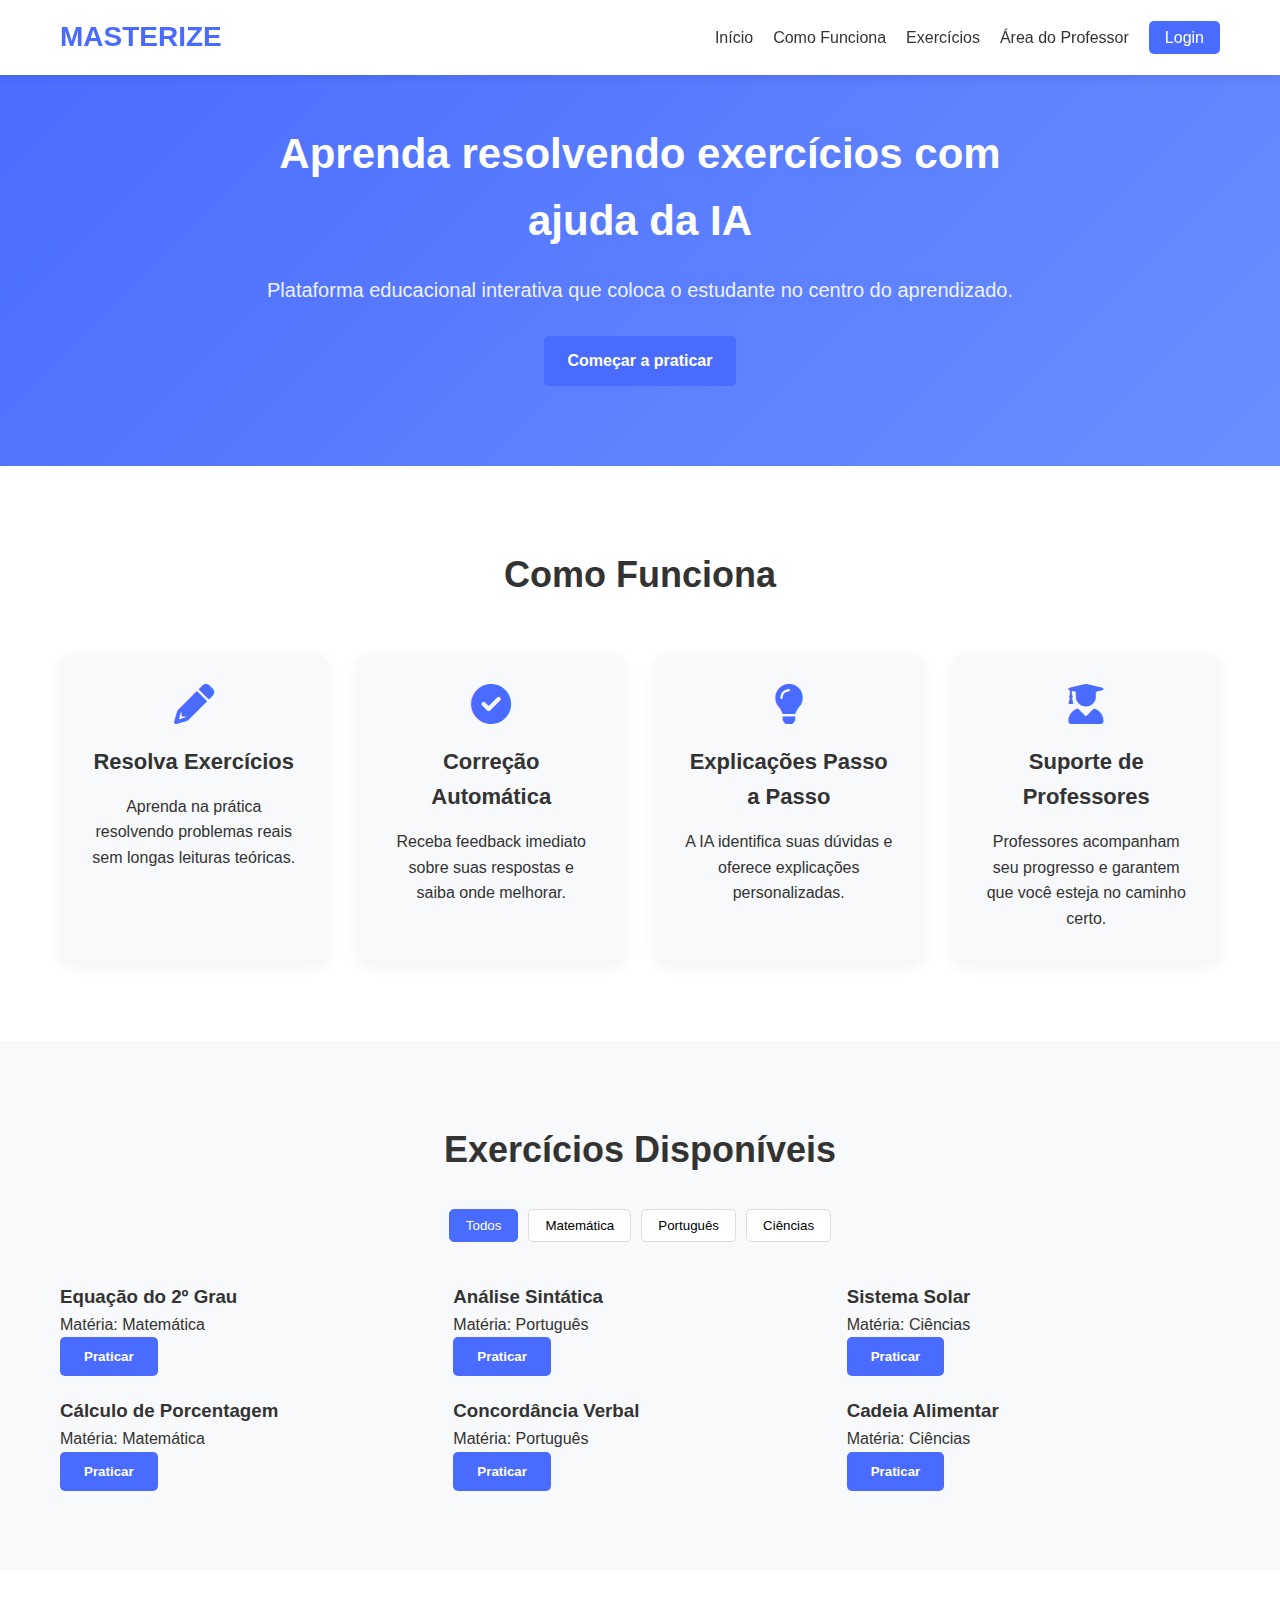
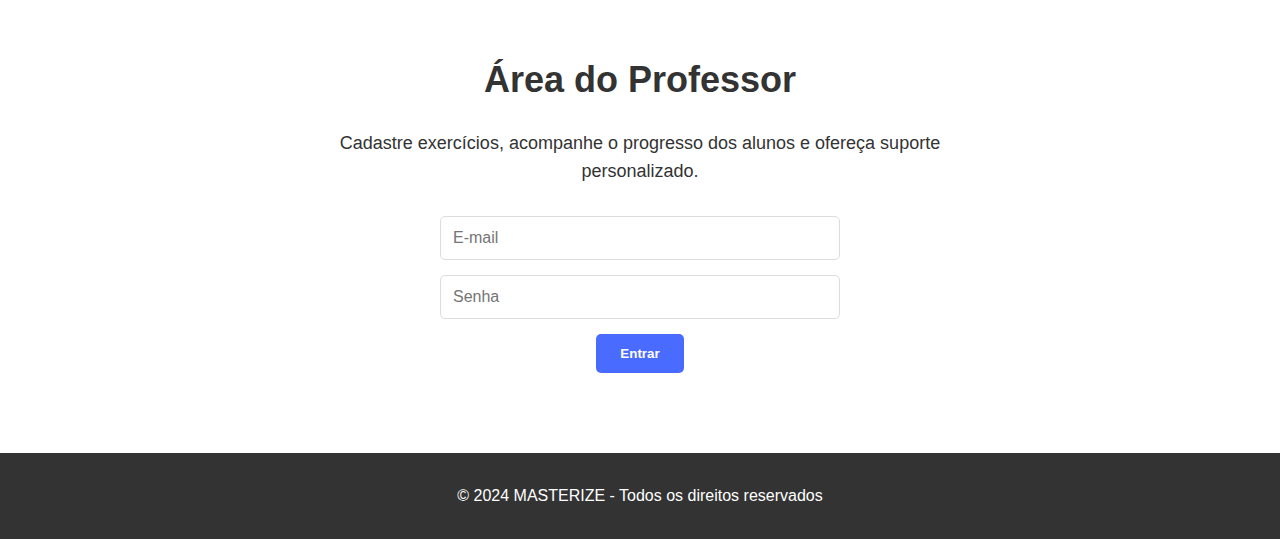
<file: index.html>
<!DOCTYPE html>
<html lang="pt-BR">
<head>
  <meta charset="UTF-8">
  <meta name="viewport" content="width=device-width, initial-scale=1.0">
  <title>MASTERIZE - Aprenda na Prática</title>
  <link rel="stylesheet" href="style.css">
  <link rel="stylesheet" href="https://cdnjs.cloudflare.com/ajax/libs/font-awesome/6.0.0-beta3/css/all.min.css">
</head>
<body>
  <header>
    <div class="container">
      <h1>MASTERIZE</h1>
      <nav>
        <ul>
          <li><a href="#inicio">Início</a></li>
          <li><a href="#como-funciona">Como Funciona</a></li>
          <li><a href="#exercicios">Exercícios</a></li>
          <li><a href="#area-professor">Área do Professor</a></li>
          <li><a href="#login" class="btn-login">Login</a></li>
        </ul>
      </nav>
    </div>
  </header>

  <section id="inicio" class="hero">
    <div class="container">
      <div class="hero-content">
        <h2>Aprenda resolvendo exercícios com ajuda da IA</h2>
        <p>Plataforma educacional interativa que coloca o estudante no centro do aprendizado.</p>
        <a href="#exercicios" class="btn-primary">Começar a praticar</a>
      </div>
    </div>
  </section>

  <section id="como-funciona" class="features">
    <div class="container">
      <h2>Como Funciona</h2>
      <div class="features-grid">
        <div class="feature-card">
          <i class="fas fa-pencil-alt"></i>
          <h3>Resolva Exercícios</h3>
          <p>Aprenda na prática resolvendo problemas reais sem longas leituras teóricas.</p>
        </div>
        <div class="feature-card">
          <i class="fas fa-check-circle"></i>
          <h3>Correção Automática</h3>
          <p>Receba feedback imediato sobre suas respostas e saiba onde melhorar.</p>
        </div>
        <div class="feature-card">
          <i class="fas fa-lightbulb"></i>
          <h3>Explicações Passo a Passo</h3>
          <p>A IA identifica suas dúvidas e oferece explicações personalizadas.</p>
        </div>
        <div class="feature-card">
          <i class="fas fa-user-graduate"></i>
          <h3>Suporte de Professores</h3>
          <p>Professores acompanham seu progresso e garantem que você esteja no caminho certo.</p>
        </div>
      </div>
    </div>
  </section>

  <section id="exercicios" class="exercises">
    <div class="container">
      <h2>Exercícios Disponíveis</h2>
      <div class="subject-filter">
        <button class="filter-btn active" data-subject="todos">Todos</button>
        <button class="filter-btn" data-subject="matematica">Matemática</button>
        <button class="filter-btn" data-subject="portugues">Português</button>
        <button class="filter-btn" data-subject="ciencias">Ciências</button>
      </div>
      <div class="exercises-grid">
        <!-- Os exercícios serão carregados dinamicamente via JavaScript -->
      </div>
    </div>
  </section>

  <section id="exercise-modal" class="modal">
    <div class="modal-content">
      <span class="close-modal">&times;</span>
      <h2 id="exercise-title">Título do Exercício</h2>
      <div id="exercise-description"></div>
      <div id="exercise-interaction">
        <textarea id="user-answer" placeholder="Digite sua resposta aqui..."></textarea>
        <button id="submit-answer" class="btn-primary">Enviar Resposta</button>
      </div>
      <div id="answer-feedback" class="hidden">
        <div id="feedback-content"></div>
        <button id="request-help" class="btn-secondary">Preciso de Ajuda</button>
      </div>
      <div id="ai-help" class="chat-container hidden">
        <div id="chat-box" class="chat-box"></div>
        <div class="chat-input">
          <input type="text" id="user-input" placeholder="Faça uma pergunta sobre o exercício...">
          <button id="send-btn">Enviar</button>
        </div>
      </div>
    </div>
  </section>

  <section id="area-professor" class="teacher-area">
    <div class="container">
      <h2>Área do Professor</h2>
      <p>Cadastre exercícios, acompanhe o progresso dos alunos e ofereça suporte personalizado.</p>
      <div class="login-form">
        <input type="email" placeholder="E-mail" id="teacher-email">
        <input type="password" placeholder="Senha" id="teacher-password">
        <button class="btn-primary" id="teacher-login">Entrar</button>
      </div>
    </div>
  </section>

  <footer>
    <div class="container">
      <p>&copy; 2024 MASTERIZE - Todos os direitos reservados</p>
    </div>
  </footer>
  
  <script src="script.js"></script>
</body>
</html>
</file>
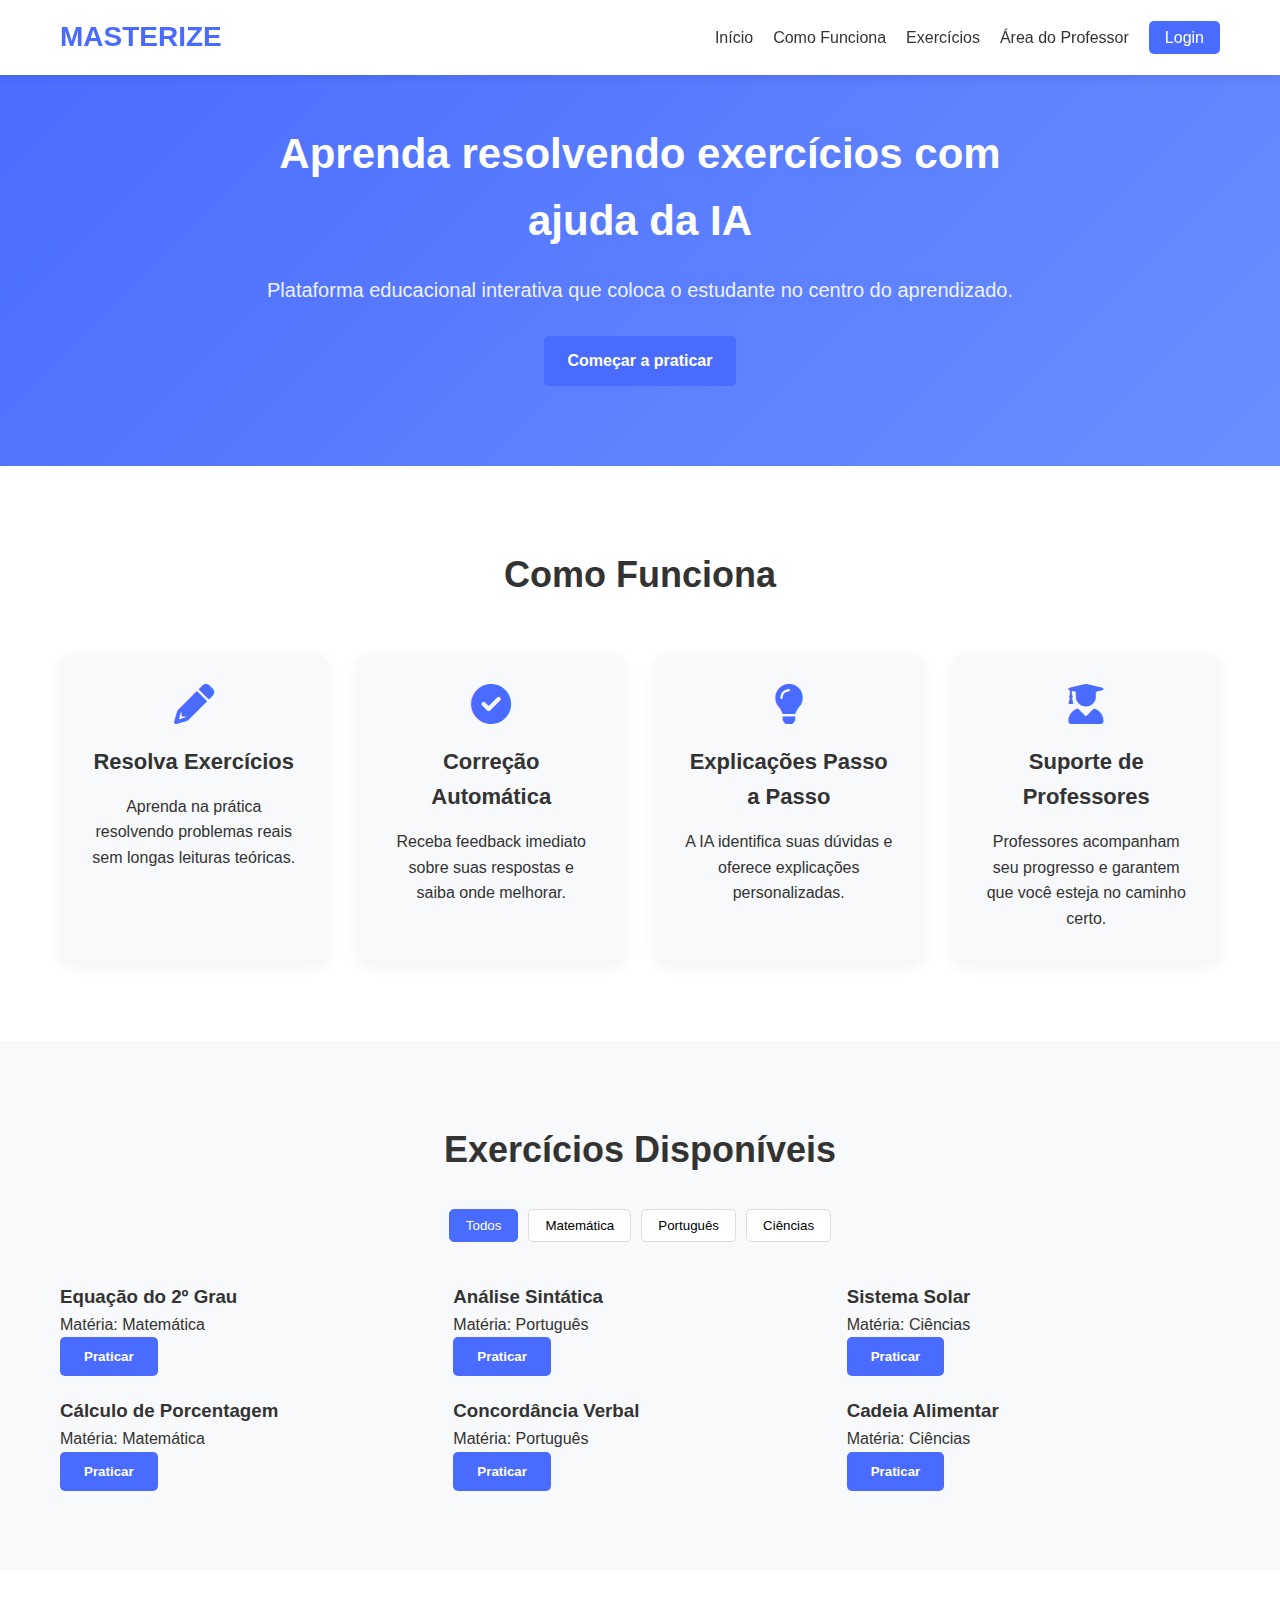
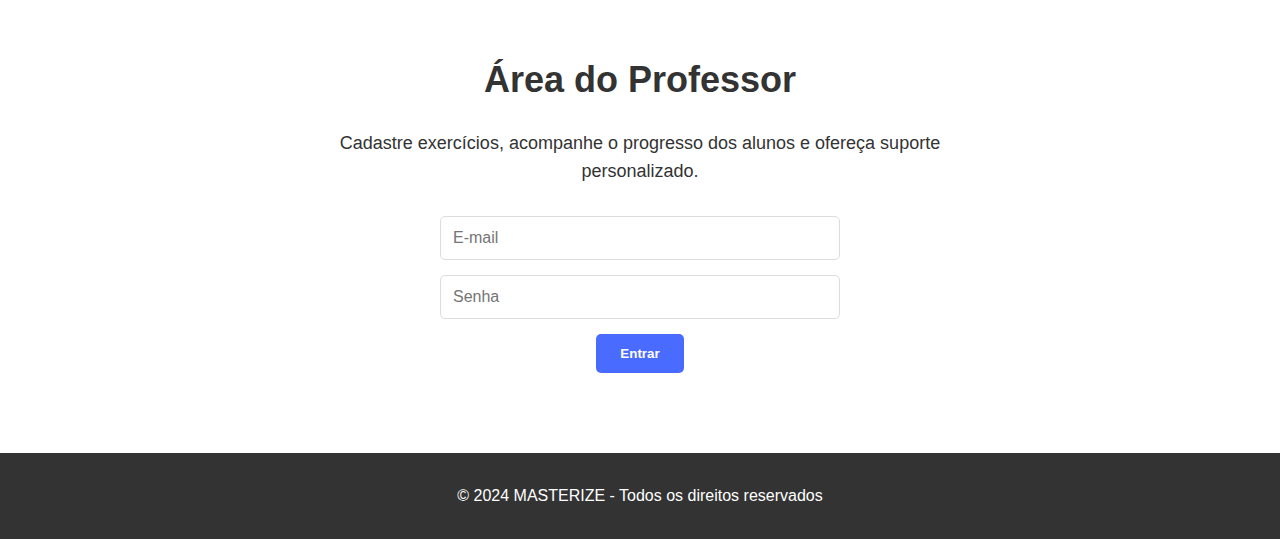
<file: professor.html>
<!DOCTYPE html>
<html lang="pt-br">
<head>
  <meta charset="UTF-8">
  <meta name="viewport" content="width=device-width, initial-scale=1.0">
  <title>MASTERIZE - Área do Professor</title>
  <link rel="stylesheet" href="style.css">
  <link rel="stylesheet" href="https://cdnjs.cloudflare.com/ajax/libs/font-awesome/5.15.3/css/all.min.css">
  <style>
    /* Estilos específicos para área do professor */
    .dashboard-cards {
      display: flex;
      gap: 20px;
      margin-bottom: 30px;
    }
    
    .dashboard-card {
      flex: 1;
      background-color: #f5f5f5;
      border-radius: 8px;
      padding: 20px;
      box-shadow: 0 2px 4px rgba(0,0,0,0.1);
      text-align: center;
    }
    
    .big-number {
      font-size: 2.5rem;
      font-weight: bold;
      color: #4a6de5;
    }
    
    .teacher-tabs {
      display: flex;
      margin-bottom: 20px;
      border-bottom: 1px solid #ddd;
    }
    
    .tab-btn {
      padding: 10px 20px;
      background: none;
      border: none;
      cursor: pointer;
      font-size: 1rem;
      font-weight: 500;
    }
    
    .tab-btn.active {
      border-bottom: 3px solid #4a6de5;
      color: #4a6de5;
    }
    
    .tab-content {
      display: none;
    }
    
    .tab-content.active {
      display: block;
    }
    
    .exercises-table {
      width: 100%;
      overflow-x: auto;
    }
    
    table {
      width: 100%;
      border-collapse: collapse;
    }
    
    th, td {
      padding: 12px 15px;
      text-align: left;
      border-bottom: 1px solid #ddd;
    }
    
    th {
      background-color: #f5f5f5;
    }
    
    .action-bar {
      margin-bottom: 20px;
    }
    
    .student-card {
      background-color: #f5f5f5;
      border-radius: 8px;
      padding: 15px;
      margin-bottom: 15px;
    }
    
    .progress-bar {
      height: 20px;
      background-color: #e0e0e0;
      border-radius: 10px;
      margin: 10px 0;
      position: relative;
    }
    
    .progress {
      height: 100%;
      background-color: #4a6de5;
      border-radius: 10px;
    }
  </style>
</head>
<body>
  <!-- Header -->
  <header>
    <div class="container">
      <div class="logo">
        <h1>MASTERIZE</h1>
        <span class="tagline">Área do Professor</span>
      </div>
      <nav>
        <ul>
          <li><a href="index.html">Página Inicial</a></li>
        </ul>
      </nav>
      <div class="user-area">
        <div id="user-profile">
          <span id="user-name">Professor</span>
          <span id="user-type-badge" class="teacher-badge">Professor</span>
        </div>
        <button id="logout-btn" class="btn-secondary">Sair</button>
      </div>
    </div>
  </header>

  <!-- Conteúdo Principal -->
  <main>
    <div class="container">
      <h2>Painel do Professor</h2>
      
      <!-- Tabs de Navegação -->
      <div class="teacher-tabs">
        <button class="tab-btn active" data-tab="resumo">Resumo</button>
        <button class="tab-btn" data-tab="exercicios">Exercícios</button>
        <button class="tab-btn" data-tab="alunos">Alunos</button>
      </div>
      
      <!-- Tab Resumo -->
      <div id="resumo" class="tab-content active">
        <div class="dashboard-cards">
          <div class="dashboard-card">
            <h3>Exercícios</h3>
            <p class="big-number" id="total-exercicios">0</p>
          </div>
          <div class="dashboard-card">
            <h3>Alunos</h3>
            <p class="big-number" id="total-alunos">0</p>
          </div>
          <div class="dashboard-card">
            <h3>Taxa de Conclusão</h3>
            <p class="big-number" id="taxa-conclusao">0%</p>
          </div>
        </div>
        
        <h3>Atividade Recente</h3>
        <ul id="recent-activity-list">
          <!-- Preenchido via JavaScript -->
          <li>Nenhuma atividade recente</li>
        </ul>
      </div>
      
      <!-- Tab Exercícios -->
      <div id="exercicios" class="tab-content">
        <div class="action-bar">
          <button id="add-exercise-btn" class="btn-primary">
            <i class="fas fa-plus"></i> Novo Exercício
          </button>
          
          <select id="filter-subject" style="margin-left: 10px;">
            <option value="todos">Todas as Matérias</option>
            <option value="matematica">Matemática</option>
            <option value="portugues">Português</option>
            <option value="ciencias">Ciências</option>
          </select>
        </div>
        
        <div class="exercises-table">
          <table>
            <thead>
              <tr>
                <th>ID</th>
                <th>Título</th>
                <th>Matéria</th>
                <th>Ações</th>
              </tr>
            </thead>
            <tbody id="exercises-list">
              <!-- Preenchido via JavaScript -->
              <tr>
                <td colspan="4">Carregando exercícios...</td>
              </tr>
            </tbody>
          </table>
        </div>
      </div>
      
      <!-- Tab Alunos -->
      <div id="alunos" class="tab-content">
        <h3>Lista de Alunos</h3>
        <div id="student-list">
          <!-- Preenchido via JavaScript -->
          <p>Carregando lista de alunos...</p>
        </div>
      </div>
    </div>
  </main>

  <!-- Modal de Novo Exercício -->
  <div id="new-exercise-modal" class="modal">
    <div class="modal-content">
      <span class="close-modal">&times;</span>
      <h2>Novo Exercício</h2>
      
      <form id="new-exercise-form">
        <div class="form-group">
          <label for="exercise-title-input">Título:</label>
          <input type="text" id="exercise-title-input" required>
        </div>
        
        <div class="form-group">
          <label for="exercise-subject">Matéria:</label>
          <select id="exercise-subject" required>
            <option value="matematica">Matemática</option>
            <option value="portugues">Português</option>
            <option value="ciencias">Ciências</option>
          </select>
        </div>
        
        <div class="form-group">
          <label for="exercise-description-input">Descrição/Pergunta:</label>
          <textarea id="exercise-description-input" rows="4" required></textarea>
        </div>
        
        <div class="form-group">
          <label for="exercise-answer">Resposta Correta:</label>
          <textarea id="exercise-answer" rows="2" required></textarea>
        </div>
        
        <div class="form-group">
          <label for="exercise-explanation">Explicação:</label>
          <textarea id="exercise-explanation" rows="4" required></textarea>
        </div>
        
        <button type="submit" class="btn-primary">Adicionar Exercício</button>
      </form>
    </div>
  </div>

  <!-- Footer -->
  <footer>
    <div class="container">
      <p>&copy; 2023 MASTERIZE - Plataforma Educacional</p>
    </div>
  </footer>

  <script src="script.js"></script>
  <script>
    // Script específico para a área do professor
    document.addEventListener('DOMContentLoaded', () => {
      // Verificar se o usuário está logado como professor
      checkTeacherLogin();
      
      // Configurar tabs
      setupTabs();
      
      // Carregar dados iniciais
      loadDashboardData();
      loadExercisesList();
      loadStudentsList();
      
      // Configurar modal de novo exercício
      setupNewExerciseModal();
    });
    
    // Verificar login do professor
    function checkTeacherLogin() {
      const savedUser = localStorage.getItem('currentUser');
      const savedMode = localStorage.getItem('currentMode');
      
      if (!savedUser || savedMode !== 'teacher') {
        // Redirecionar para página de login
        alert('Você precisa estar logado como professor para acessar esta página.');
        window.location.href = 'index.html';
      } else {
        // Atualizar nome do professor
        const user = JSON.parse(savedUser);
        document.getElementById('user-name').textContent = user.name;
      }
    }
    
    // Configurar tabs
    function setupTabs() {
      const tabButtons = document.querySelectorAll('.tab-btn');
      
      tabButtons.forEach(button => {
        button.addEventListener('click', () => {
          const tabId = button.getAttribute('data-tab');
          
          // Atualizar classe ativa nos botões
          tabButtons.forEach(btn => btn.classList.remove('active'));
          button.classList.add('active');
          
          // Mostrar conteúdo da tab selecionada
          document.querySelectorAll('.tab-content').forEach(content => {
            content.classList.remove('active');
          });
          document.getElementById(tabId).classList.add('active');
        });
      });
    }
    
    // Carregar dados do dashboard
    function loadDashboardData() {
      // Carregar dados do localStorage
      const exercisesDatabase = JSON.parse(localStorage.getItem('exercisesDatabase')) || [];
      const usersDatabase = JSON.parse(localStorage.getItem('usersDatabase')) || { students: [] };
      
      // Atualizar contadores
      document.getElementById('total-exercicios').textContent = exercisesDatabase.length;
      document.getElementById('total-alunos').textContent = usersDatabase.students.length;
      
      // Calcular taxa de conclusão
      let completedCount = 0;
      let totalCount = 0;
      
      usersDatabase.students.forEach(student => {
        if (student.progress) {
          student.progress.forEach(p => {
            totalCount++;
            if (p.completed) completedCount++;
          });
        }
      });
      
      const completionRate = totalCount > 0 ? Math.round((completedCount / totalCount) * 100) : 0;
      document.getElementById('taxa-conclusao').textContent = completionRate + '%';
    }
    
    // Carregar lista de exercícios
    function loadExercisesList() {
      const exercisesDatabase = JSON.parse(localStorage.getItem('exercisesDatabase')) || [];
      const exercisesList = document.getElementById('exercises-list');
      
      if (exercisesDatabase.length === 0) {
        exercisesList.innerHTML = '<tr><td colspan="4">Nenhum exercício cadastrado</td></tr>';
        return;
      }
      
      exercisesList.innerHTML = '';
      
      exercisesDatabase.forEach(exercise => {
        const row = document.createElement('tr');
        row.innerHTML = `
          <td>${exercise.id}</td>
          <td>${exercise.title}</td>
          <td>${getSubjectName(exercise.subject)}</td>
          <td>
            <button class="btn-small edit-exercise" data-id="${exercise.id}">
              <i class="fas fa-edit"></i>
            </button>
            <button class="btn-small delete-exercise" data-id="${exercise.id}">
              <i class="fas fa-trash"></i>
            </button>
          </td>
        `;
        exercisesList.appendChild(row);
      });
    }
    
    // Carregar lista de alunos
    function loadStudentsList() {
      const usersDatabase = JSON.parse(localStorage.getItem('usersDatabase')) || { students: [] };
      const studentList = document.getElementById('student-list');
      
      if (usersDatabase.students.length === 0) {
        studentList.innerHTML = '<p>Nenhum aluno cadastrado</p>';
        return;
      }
      
      studentList.innerHTML = '';
      
      usersDatabase.students.forEach(student => {
        const studentCard = document.createElement('div');
        studentCard.className = 'student-card';
        
        // Calcular estatísticas
        const exercisesDatabase = JSON.parse(localStorage.getItem('exercisesDatabase')) || [];
        const totalExercises = exercisesDatabase.length;
        const completedExercises = student.progress ? student.progress.filter(p => p.completed).length : 0;
        const completionRate = totalExercises > 0 ? Math.round((completedExercises / totalExercises) * 100) : 0;
        
        studentCard.innerHTML = `
          <h3>${student.name}</h3>
          <p>Email: ${student.email}</p>
          <div class="progress-bar">
            <div class="progress" style="width: ${completionRate}%"></div>
            <span>${completionRate}% concluído</span>
          </div>
          <p>Exercícios concluídos: ${completedExercises}/${totalExercises}</p>
        `;
        
        studentList.appendChild(studentCard);
      });
    }
    
    // Configurar modal de novo exercício
    function setupNewExerciseModal() {
      const modal = document.getElementById('new-exercise-modal');
      const addButton = document.getElementById('add-exercise-btn');
      const closeButton = modal.querySelector('.close-modal');
      const form = document.getElementById('new-exercise-form');
      
      // Abrir modal
      addButton.addEventListener('click', () => {
        modal.style.display = 'block';
      });
      
      // Fechar modal
      closeButton.addEventListener('click', () => {
        modal.style.display = 'none';
      });
      
      // Fechar ao clicar fora
      window.addEventListener('click', (e) => {
        if (e.target === modal) {
          modal.style.display = 'none';
        }
      });
      
      // Enviar formulário
      form.addEventListener('submit', (e) => {
        e.preventDefault();
        addNewExercise();
      });
    }
    
    // Adicionar novo exercício
    function addNewExercise() {
      const title = document.getElementById('exercise-title-input').value.trim();
      const subject = document.getElementById('exercise-subject').value;
      const description = document.getElementById('exercise-description-input').value.trim();
      const answer = document.getElementById('exercise-answer').value.trim();
      const explanation = document.getElementById('exercise-explanation').value.trim();
      
      if (!title || !description || !answer || !explanation) {
        alert('Por favor, preencha todos os campos.');
        return;
      }
      
      // Carregar exercícios existentes
      const exercisesDatabase = JSON.parse(localStorage.getItem('exercisesDatabase')) || [];
      
      // Criar novo exercício
      const newExercise = {
        id: exercisesDatabase.length + 1,
        title,
        subject,
        description,
        answer,
        explanation
      };
      
      // Adicionar ao banco de dados
      exercisesDatabase.push(newExercise);
      
      // Salvar no localStorage
      localStorage.setItem('exercisesDatabase', JSON.stringify(exercisesDatabase));
      
      // Limpar formulário
      document.getElementById('new-exercise-form').reset();
      
      // Fechar modal
      document.getElementById('new-exercise-modal').style.display = 'none';
      
      // Recarregar lista de exercícios
      loadExercisesList();
      
      // Atualizar dashboard
      loadDashboardData();
      
      alert('Exercício adicionado com sucesso!');
    }
    
    // Obter nome da matéria formatado
    function getSubjectName(subject) {
      const subjects = {
        'matematica': 'Matemática',
        'portugues': 'Português',
        'ciencias': 'Ciências'
      };
      return subjects[subject] || subject;
    }
    
    // Logout
    document.getElementById('logout-btn').addEventListener('click', () => {
      localStorage.removeItem('currentUser');
      localStorage.removeItem('currentMode');
      window.location.href = 'index.html';
    });
  </script>
</body>
</html>
</file>
<file: style.css>
/* Estilos Gerais */
:root {
  --primary-color: #4a6bff;
  --secondary-color: #34c759;
  --dark-color: #333;
  --light-color: #f8f9fa;
  --gray-color: #6c757d;
  --danger-color: #ff3b30;
  --success-color: #34c759;
}

* {
  margin: 0;
  padding: 0;
  box-sizing: border-box;
}

body {
  font-family: 'Segoe UI', Tahoma, Geneva, Verdana, sans-serif;
  line-height: 1.6;
  color: var(--dark-color);
  background-color: var(--light-color);
}

.container {
  width: 100%;
  max-width: 1200px;
  margin: 0 auto;
  padding: 0 20px;
}

a {
  text-decoration: none;
  color: var(--primary-color);
}

ul {
  list-style: none;
}

.btn-primary {
  display: inline-block;
  background-color: var(--primary-color);
  color: white;
  padding: 12px 24px;
  border: none;
  border-radius: 5px;
  cursor: pointer;
  font-weight: 600;
  transition: background-color 0.3s;
}

.btn-primary:hover {
  background-color: #3a59e0;
}

.btn-secondary {
  display: inline-block;
  background-color: var(--secondary-color);
  color: white;
  padding: 10px 20px;
  border: none;
  border-radius: 5px;
  cursor: pointer;
  font-weight: 600;
  transition: background-color 0.3s;
}

.btn-secondary:hover {
  background-color: #2ab04e;
}

.hidden {
  display: none;
}

/* Header */
header {
  background-color: white;
  box-shadow: 0 2px 10px rgba(0, 0, 0, 0.1);
  position: fixed;
  top: 0;
  left: 0;
  right: 0;
  z-index: 100;
}

header .container {
  display: flex;
  justify-content: space-between;
  align-items: center;
  padding: 15px 20px;
}

header h1 {
  color: var(--primary-color);
  font-size: 28px;
  font-weight: 700;
}

nav ul {
  display: flex;
}

nav ul li {
  margin-left: 20px;
}

nav ul li a {
  color: var(--dark-color);
  font-weight: 500;
  transition: color 0.3s;
}

nav ul li a:hover {
  color: var(--primary-color);
}

.btn-login {
  background-color: var(--primary-color);
  color: white;
  padding: 8px 16px;
  border-radius: 5px;
}

.btn-login:hover {
  background-color: #3a59e0;
}

/* Hero Section */
.hero {
  background: linear-gradient(135deg, #4a6bff 0%, #6a8eff 100%);
  color: white;
  padding: 120px 0 80px;
  text-align: center;
}

.hero-content {
  max-width: 800px;
  margin: 0 auto;
}

.hero h2 {
  font-size: 42px;
  margin-bottom: 20px;
}

.hero p {
  font-size: 20px;
  margin-bottom: 30px;
  opacity: 0.9;
}

/* Features Section */
.features {
  padding: 80px 0;
  background-color: white;
}

.features h2 {
  text-align: center;
  font-size: 36px;
  margin-bottom: 50px;
}

.features-grid {
  display: grid;
  grid-template-columns: repeat(auto-fit, minmax(250px, 1fr));
  gap: 30px;
}

.feature-card {
  background-color: var(--light-color);
  border-radius: 10px;
  padding: 30px;
  text-align: center;
  box-shadow: 0 5px 15px rgba(0, 0, 0, 0.05);
  transition: transform 0.3s;
}

.feature-card:hover {
  transform: translateY(-5px);
}

.feature-card i {
  font-size: 40px;
  color: var(--primary-color);
  margin-bottom: 20px;
}

.feature-card h3 {
  font-size: 22px;
  margin-bottom: 15px;
}

/* Exercises Section */
.exercises {
  padding: 80px 0;
  background-color: var(--light-color);
}

.exercises h2 {
  text-align: center;
  font-size: 36px;
  margin-bottom: 30px;
}

.subject-filter {
  display: flex;
  justify-content: center;
  margin-bottom: 30px;
  flex-wrap: wrap;
}

.filter-btn {
  background-color: white;
  border: 1px solid #ddd;
  padding: 8px 16px;
  margin: 0 5px 10px;
  border-radius: 5px;
  cursor: pointer;
  transition: all 0.3s;
}

.filter-btn.active, .filter-btn:hover {
  background-color: var(--primary-color);
  color: white;
  border-color: var(--primary-color);
}

.exercises-grid {
  display: grid;
  grid-template-columns: repeat(auto-fill, minmax(300px, 1fr));
  gap: 20px;
}

/* Modal */
.modal {
  display: none;
  position: fixed;
  top: 0;
  left: 0;
  width: 100%;
  height: 100%;
  background-color: rgba(0, 0, 0, 0.7);
  z-index: 1000;
  overflow-y: auto;
}

.modal-content {
  background-color: white;
  margin: 50px auto;
  padding: 30px;
  width: 90%;
  max-width: 800px;
  border-radius: 10px;
  position: relative;
}

.close-modal {
  position: absolute;
  top: 15px;
  right: 20px;
  font-size: 28px;
  cursor: pointer;
}

#exercise-title {
  margin-bottom: 20px;
  font-size: 28px;
}

#exercise-description {
  margin-bottom: 30px;
  line-height: 1.7;
}

#exercise-interaction {
  margin-bottom: 30px;
}

#user-answer {
  width: 100%;
  min-height: 150px;
  padding: 15px;
  border: 1px solid #ddd;
  border-radius: 5px;
  margin-bottom: 15px;
  font-family: inherit;
  font-size: 16px;
}

#answer-feedback {
  background-color: #f8f9fa;
  padding: 20px;
  border-radius: 5px;
  margin-bottom: 20px;
}

#feedback-content {
  margin-bottom: 15px;
}

/* Chat Container */
.chat-container {
  background-color: #fff;
  border-radius: 10px;
  box-shadow: 0 0 10px rgba(0,0,0,0.1);
  display: flex;
  flex-direction: column;
  overflow: hidden;
  margin-top: 20px;
}

.chat-box {
  padding: 15px;
  overflow-y: auto;
  height: 250px;
  background-color: #f9f9f9;
}

.chat-box p {
  margin: 8px 0;
  padding: 10px 15px;
  border-radius: 15px;
  max-width: 80%;
}

.user-msg {
  background-color: var(--primary-color);
  color: white;
  align-self: flex-end;
  margin-left: auto;
}

.ai-msg {
  background-color: #e9e9e9;
  color: var(--dark-color);
  align-self: flex-start;
}

.chat-input {
  display: flex;
  border-top: 1px solid #eee;
}

#user-input {
  border: none;
  padding: 15px;
  flex: 1;
  font-size: 16px;
}

#send-btn {
  padding: 15px 20px;
  background-color: var(--primary-color);
  color: white;
  border: none;
  cursor: pointer;
}

/* Teacher Area */
.teacher-area {
  padding: 80px 0;
  background-color: white;
  text-align: center;
}

.teacher-area h2 {
  font-size: 36px;
  margin-bottom: 20px;
}

.teacher-area p {
  font-size: 18px;
  margin-bottom: 30px;
  max-width: 700px;
  margin-left: auto;
  margin-right: auto;
}

.login-form {
  max-width: 400px;
  margin: 0 auto;
}

.login-form input {
  width: 100%;
  padding: 12px;
  margin-bottom: 15px;
  border: 1px solid #ddd;
  border-radius: 5px;
  font-size: 16px;
}

/* Footer */
footer {
  background-color: var(--dark-color);
  color: white;
  padding: 30px 0;
  text-align: center;
}

/* Responsive Design */
@media (max-width: 768px) {
  header .container {
    flex-direction: column;
  }
  
  nav ul {
    margin-top: 15px;
    flex-wrap: wrap;
    justify-content: center;
  }
  
  nav ul li {
    margin: 5px 10px;
  }
  
  .hero h2 {
    font-size: 32px;
  }
  
  .hero p {
    font-size: 18px;
  }
  
  .features-grid {
    grid-template-columns: 1fr;
  }
}

@media (max-width: 480px) {
  .hero {
    padding: 100px 0 60px;
  }
  
  .hero h2 {
    font-size: 28px;
  }
  
  .features h2, .exercises h2, .teacher-area h2 {
    font-size: 28px;
  }
  
  .modal-content {
    padding: 20px;
    margin: 30px auto;
  }
}
  border: none;
  background-color: #4CAF50;
  color: white;
  cursor: pointer;
}
</file>
